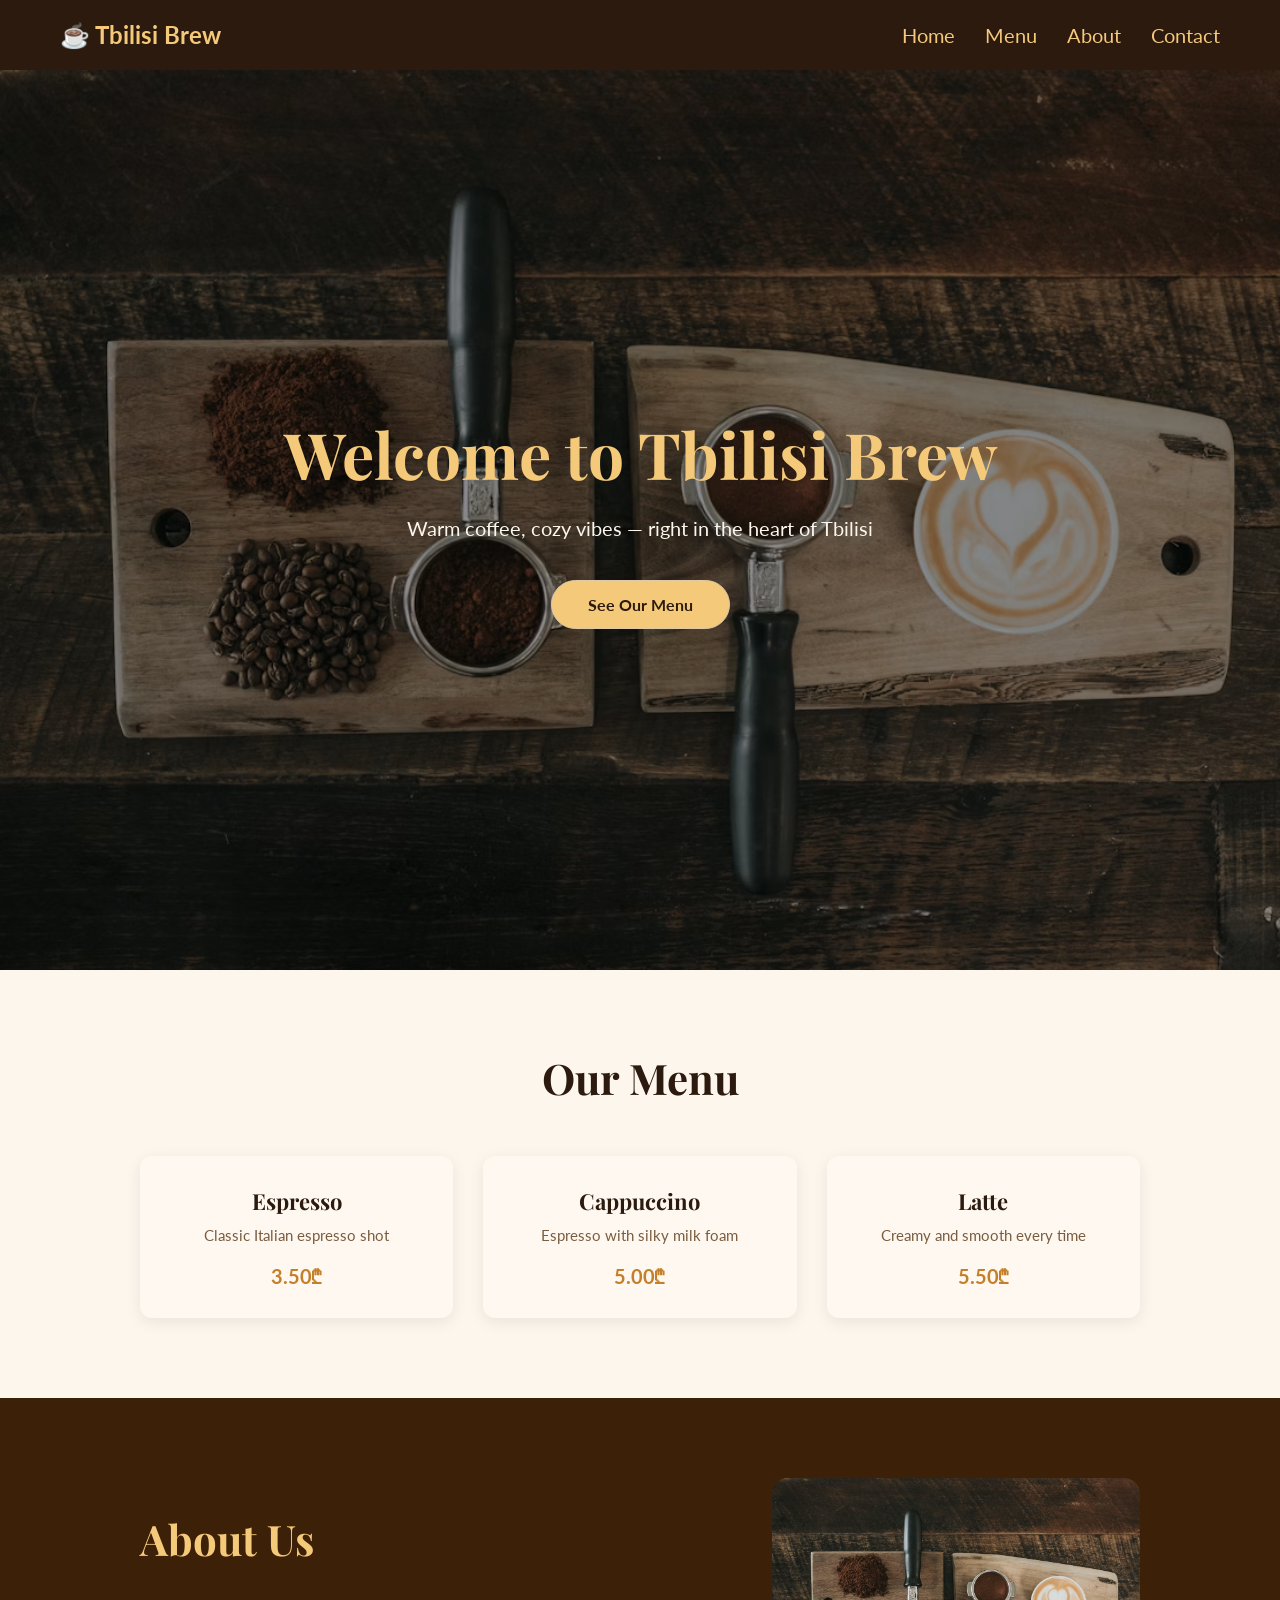
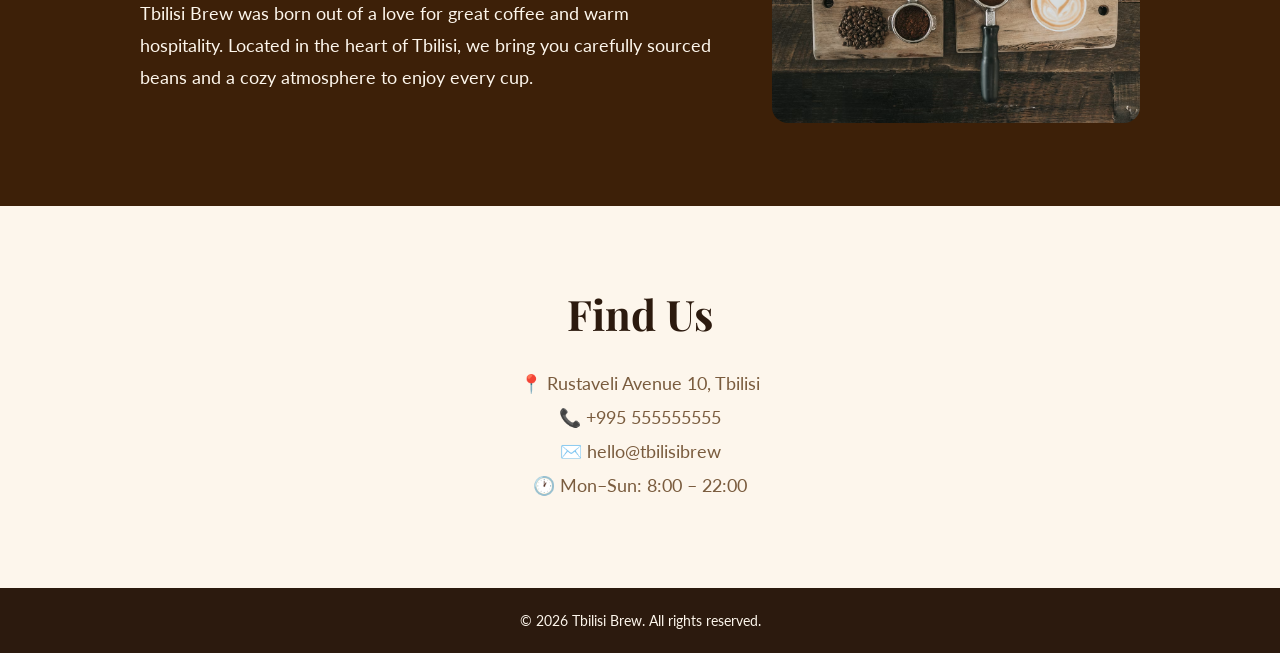
<file: index.html>
<!DOCTYPE html>
<html lang="en">
<head> 
  <link href="https://fonts.googleapis.com/css2?family=Playfair+Display:wght@400;700&family=Lato:wght@300;400&display=swap" rel="stylesheet">

  <meta charset="UTF-8">
  <meta name="viewport" content="width=device-width, initial-scale=1.0">
  <title>Tbilisi Brew</title>
  <link rel="stylesheet" href="style.css">
</head>
<body>

  <nav>
    <div class="logo">☕ Tbilisi Brew</div> 
     <div class="hamburger">
    <span></span>
    <span></span>
    <span></span>
  </div>
    <ul class="nav-links">
      <li><a href="#hero">Home</a></li>
      <li><a href="#menu">Menu</a></li>
      <li><a href="#about">About</a></li>
      <li><a href="contact.html">Contact</a></li>
    </ul>
  </nav>

  <header id="hero">
    <div class="hero-content">
      <h1>Welcome to Tbilisi Brew</h1>
      <p>Warm coffee, cozy vibes — right in the heart of Tbilisi</p>
      <a href="#menu" class="btn">See Our Menu</a>
    </div>
  </header>

  <section id="menu">
    <h2>Our Menu</h2>
    <div class="menu-grid">

      <div class="menu-item">
        <h3>Espresso</h3>
        <p>Classic Italian espresso shot</p>
        <span class="price">3.50₾</span>
      </div>

      <div class="menu-item">
        <h3>Cappuccino</h3>
        <p>Espresso with silky milk foam</p>
        <span class="price">5.00₾</span>
      </div>

      <div class="menu-item">
        <h3>Latte</h3>
        <p>Creamy and smooth every time</p>
        <span class="price">5.50₾</span>
      </div>

    </div>
  </section>

  <section id="about">
  <div class="about-wrapper">
    <div class="about-text">
      <h2>About Us</h2>
      <p>Tbilisi Brew was born out of a love for great coffee and warm hospitality. Located in the heart of Tbilisi, we bring you carefully sourced beans and a cozy atmosphere to enjoy every cup.</p>
    </div>
    <div class="about-image">
      <img src="coffee.jpg" alt="Coffee shop">
    </div>
  </div>
</section>

  <section id="contact">
    <h2>Find Us</h2>
    <p>📍 Rustaveli Avenue 10, Tbilisi</p>
    <p>📞 +995 555555555</p>
    <p>✉️ hello@tbilisibrew</p>
    <p>🕐 Mon–Sun: 8:00 – 22:00</p>
  </section>

  <footer>
    <p>© 2026 Tbilisi Brew. All rights reserved.</p>
  </footer>

 <script src="script.js"></script>

</body>
</html>
</file>
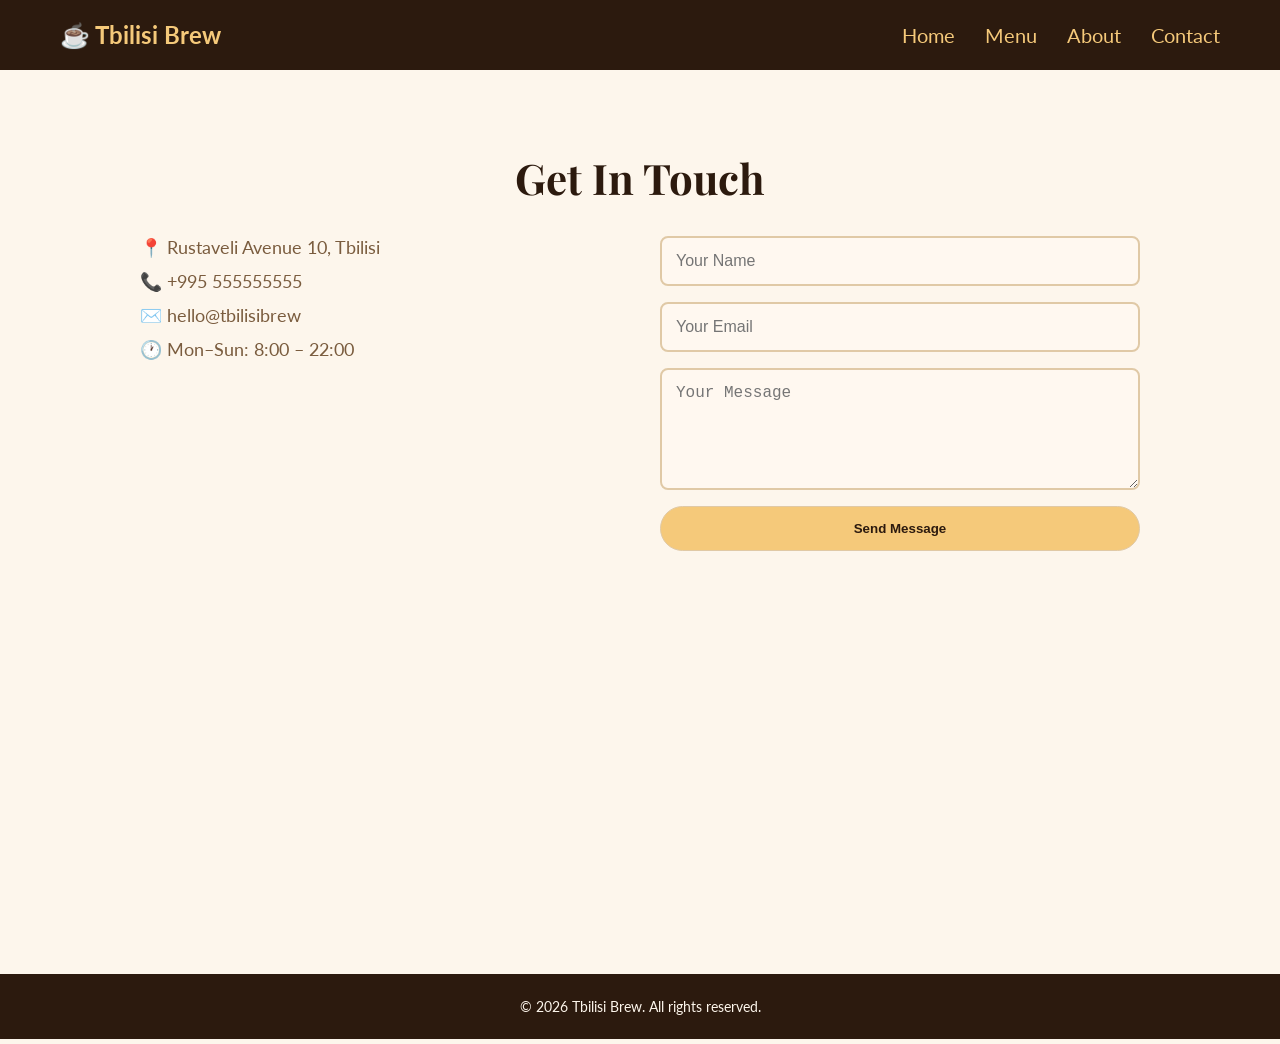
<file: contact.html>
<!DOCTYPE html>
<html lang="en">
<head>  
    
  <meta charset="UTF-8">
  <meta name="viewport" content="width=device-width, initial-scale=1.0">
  <title>Contact – Tbilisi Brew</title>
  <link rel="stylesheet" href="style.css"> 
  <link href="https://fonts.googleapis.com/css2?family=Playfair+Display:wght@400;700&family=Lato:wght@300;400&display=swap" rel="stylesheet">
</head>
<body>

  <nav>
    <div class="logo">☕ Tbilisi Brew</div>
    <ul class="nav-links">
      <li><a href="index.html">Home</a></li>
      <li><a href="index.html#menu">Menu</a></li>
      <li><a href="index.html#about">About</a></li>
      <li><a href="contact.html">Contact</a></li>
    </ul>
  </nav>

  <section id="contact">
    <h2>Get In Touch</h2>

    <div class="contact-wrapper">

      <div class="contact-info">
        <p>📍 Rustaveli Avenue 10, Tbilisi</p>
        <p>📞 +995 555555555</p>
        <p>✉️ hello@tbilisibrew</p>
        <p>🕐 Mon–Sun: 8:00 – 22:00</p>
      </div>

      <form class="contact-form">
        <input type="text" placeholder="Your Name">
        <input type="email" placeholder="Your Email">
        <textarea placeholder="Your Message" rows="5"></textarea>
        <button type="submit" class="btn">Send Message</button>
      </form>

      <div class="contact-map">
        <iframe
          src="https://www.google.com/maps/embed?pb=!1m18!1m12!1m3!1d2978.3!2d44.7833!3d41.6934!2m3!1f0!2f0!3f0!3m2!1i1024!2i768!4f13.1!3m3!1m2!1s0x0%3A0x0!2zRustaveli+Avenue!5e0!3m2!1sen!2sge!4v1"
          width="100%"
          height="300"
          style="border:0;"
          allowfullscreen=""
          loading="lazy">
        </iframe>
      </div>

    </div>
  </section>

  <footer>
    <p>© 2026 Tbilisi Brew. All rights reserved.</p>
  </footer>
<script src="script.js"></script>
</body>
</html>
</file>
<file: style.css>
* {
  margin: 0;
  padding: 0;
  box-sizing: border-box;
}

html {
  scroll-behavior: smooth;
}

body {
  font-family: 'Lato', sans-serif;
  background-color: #fdf6ec;
  color: #2c1a0e;
}

h1, h2, h3 {
  font-family: 'Playfair Display', serif;
}

/* ========== NAVBAR ========== */
nav {
  display: flex;
  justify-content: space-between;
  align-items: center;
  padding: 20px 60px;
  background-color: #2c1a0e;
  position: sticky;
  top: 0;
  z-index: 100;
}

.logo {
  color: #f5c97a;
  font-size: 24px;
  font-weight: bold;
}

.nav-links {
  list-style: none;
  display: flex;
  gap: 30px;
}

.nav-links a {
  color: #f5c97a;
  text-decoration: none;
  font-size: 20px;
}

.nav-links a:hover {
  color: #ffffff;
}

.hamburger {
  display: none;
  flex-direction: column;
  gap: 5px;
  cursor: pointer;
}

.hamburger span {
  width: 25px;
  height: 3px;
  background-color: #f5c97a;
  border-radius: 3px;
}

/* ========== HERO ========== */
#hero {
  height: 100vh;
  background-image: linear-gradient(rgba(0,0,0,0.4), rgba(0,0,0,0.4)), url('coffee.jpg');
  background-size: cover;
  background-position: center;
  background-repeat: no-repeat;
  display: flex;
  justify-content: center;
  align-items: center;
  text-align: center;
}

.hero-content h1 {
  font-size: 64px;
  color: #f5c97a;
  margin-bottom: 20px;
}

.hero-content p {
  font-size: 20px;
  color: #fdf6ec;
  margin-bottom: 40px;
}

.btn {
  display: inline-block;
  padding: 14px 36px;
  background-color: #f5c97a;
  color: #2c1a0e;
  text-decoration: none;
  font-weight: bold;
  border-radius: 30px;
  border: 1px solid #e0c9a6;
  cursor: pointer;
}

.btn:hover {
  background-color: #e0b060;
}

/* ========== MENU ========== */
#menu {
  padding: 80px 60px;
  background-color: #fdf6ec;
  text-align: center;
}

#menu h2 {
  font-size: 42px;
  color: #2c1a0e;
  margin-bottom: 50px;
}

.menu-grid {
  display: grid;
  grid-template-columns: repeat(3, 1fr);
  gap: 30px;
  max-width: 1000px;
  margin: 0 auto;
}

.menu-item {
  background-color: #fff8f0;
  padding: 30px;
  border-radius: 12px;
  box-shadow: 0 4px 15px rgba(0,0,0,0.08);
  transition: transform 0.3s ease, box-shadow 0.3s ease;
}

.menu-item:hover {
  transform: translateY(-10px);
  box-shadow: 0 12px 30px rgba(0,0,0,0.15);
}

.menu-item h3 {
  font-size: 22px;
  color: #2c1a0e;
  margin-bottom: 10px;
}

.menu-item p {
  font-size: 15px;
  color: #7a5c3e;
  margin-bottom: 20px;
}

.price {
  font-size: 20px;
  font-weight: bold;
  color: #c47f2a;
}

/* ========== ABOUT ========== */
#about {
  padding: 80px 60px;
  background-color: #3d2008;
  text-align: left;
}

#about h2 {
  font-size: 42px;
  color: #f5c97a;
  margin-bottom: 30px;
}

#about p {
  font-size: 18px;
  color: #fdf6ec;
  max-width: 700px;
  margin: 0 auto;
  line-height: 1.8;
}

.about-wrapper {
  display: flex;
  align-items: center;
  gap: 60px;
  max-width: 1000px;
  margin: 0 auto;
  text-align: left;
}

.about-image img {
  width: 100%;
  max-width: 450px;
  border-radius: 16px;
  object-fit: cover;
}

/* ========== CONTACT ========== */
#contact {
  padding: 80px 60px;
  background-color: #fdf6ec;
  text-align: center;
}

#contact h2 {
  font-size: 42px;
  color: #2c1a0e;
  margin-bottom: 30px;
}

#contact p {
  font-size: 18px;
  color: #7a5c3e;
  margin-bottom: 12px;
}

.contact-wrapper {
  display: grid;
  grid-template-columns: 1fr 1fr;
  gap: 40px;
  max-width: 1000px;
  margin: 0 auto;
  text-align: left;
}

.contact-info p {
  font-size: 18px;
  color: #7a5c3e;
  margin-bottom: 12px;
}

.contact-map {
  grid-column: 1 / -1;
  border-radius: 12px;
  overflow: hidden;
}

.contact-form {
  display: flex;
  flex-direction: column;
  gap: 16px;
}

.contact-form input,
.contact-form textarea {
  padding: 14px;
  border: 2px solid #e0c9a6;
  border-radius: 8px;
  background-color: #fff8f0;
  font-size: 16px;
  color: #2c1a0e;
  outline: none;
}

.contact-form input:focus,
.contact-form textarea:focus {
  border-color: #c47f2a;
}

/* ========== FOOTER ========== */
footer {
  background-color: #2c1a0e;
  color: #fdf6ec;
  text-align: center;
  padding: 24px;
  font-size: 14px;
}

/* ========== ANIMATIONS ========== */
section, header {
  opacity: 0;
  transform: translateY(40px);
  transition: opacity 0.7s ease, transform 0.7s ease;
}

section.visible, header.visible {
  opacity: 1;
  transform: translateY(0);
}

/* ========== MOBILE ========== */
@media (max-width: 768px) {
  .hamburger {
    display: flex;
  }

  .nav-links {
    display: none;
    flex-direction: column;
    position: absolute;
    top: 70px;
    left: 0;
    width: 100%;
    background-color: #2c1a0e;
    padding: 20px;
    gap: 20px;
  }

  .nav-links.open {
    display: flex;
  }

  .hero-content h1 {
    font-size: 36px;
  }

  #menu {
    padding: 60px 20px;
  }

  .menu-grid {
    grid-template-columns: 1fr;
  }

  #about {
    padding: 60px 20px;
    text-align: center;
  }

  .about-wrapper {
    flex-direction: column;
  }

  .about-image img {
    max-width: 100%;
  }

  #contact {
    padding: 60px 20px;
  }

  .contact-wrapper {
    grid-template-columns: 1fr;
  }
}
</file>
